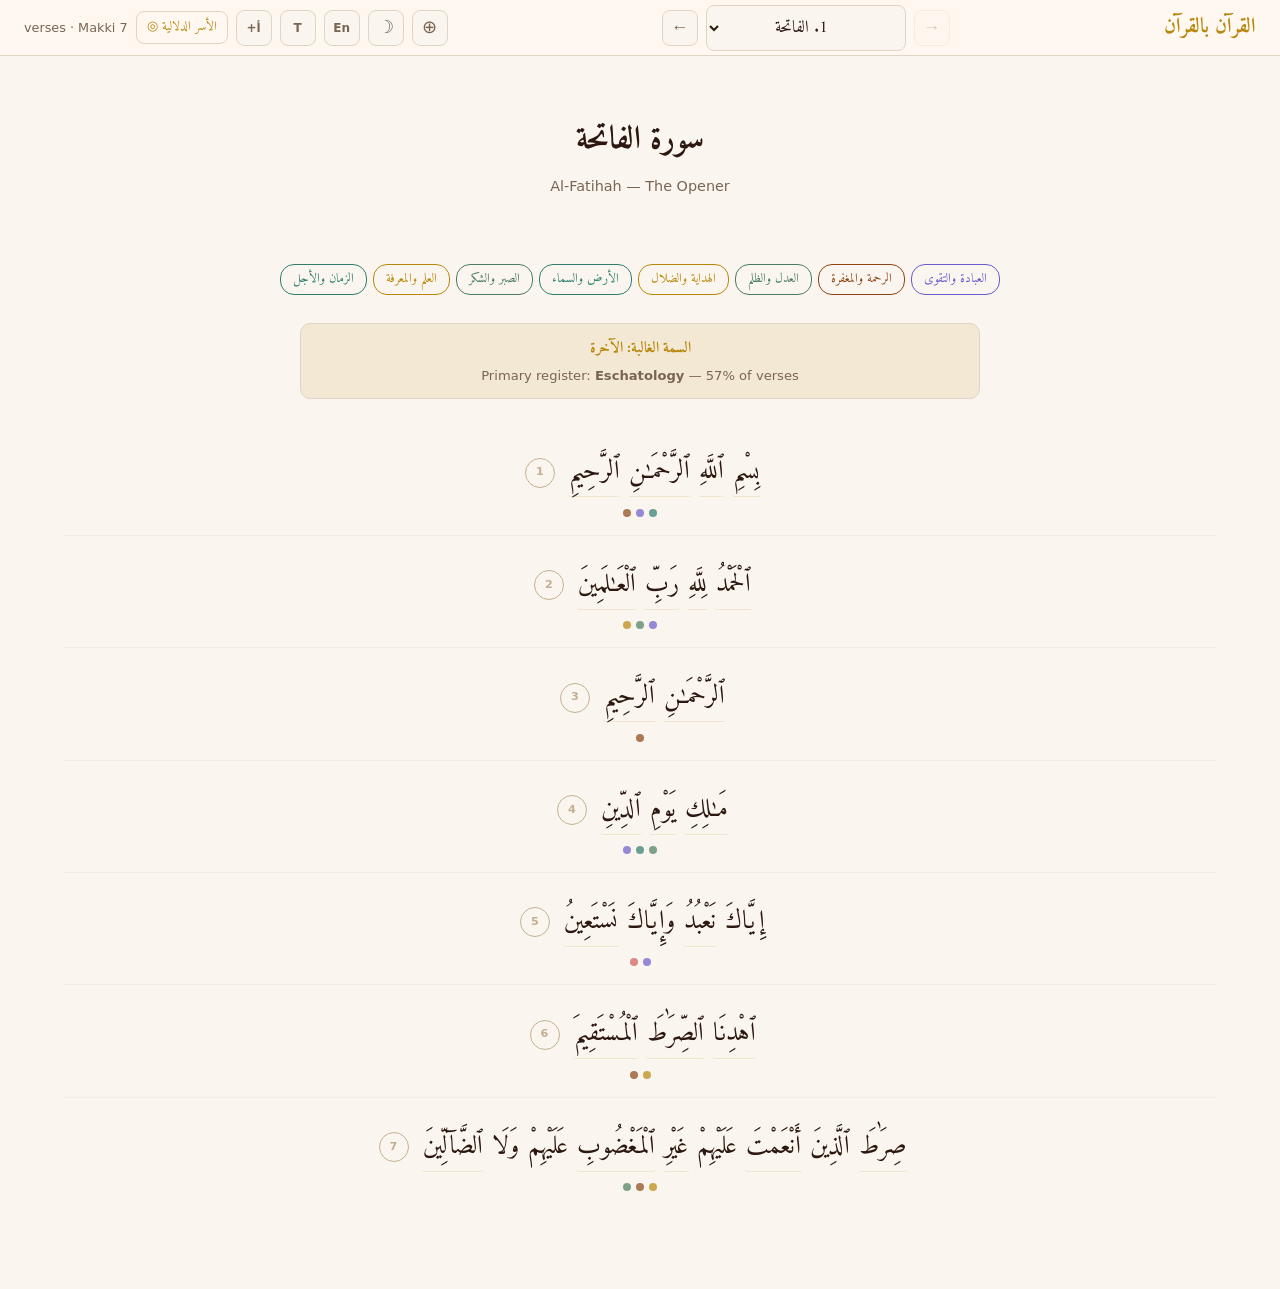
<file: app/index.html>
<!DOCTYPE html>
<html lang="ar" dir="rtl">
<head>
    <meta charset="UTF-8">
    <meta name="viewport" content="width=device-width, initial-scale=1.0">
    <title>القرآن بالقرآن — Quran bil-Quran</title>
    <link rel="manifest" href="manifest.json">
    <link rel="icon" href="icon.svg" type="image/svg+xml">
    <link rel="apple-touch-icon" href="icon-192.png">
    <meta name="theme-color" content="#b8860b">
    <link rel="preconnect" href="https://fonts.googleapis.com">
    <link rel="preconnect" href="https://fonts.gstatic.com" crossorigin>
    <link href="https://fonts.googleapis.com/css2?family=Amiri:ital,wght@0,400;0,700;1,400&display=swap" rel="stylesheet">
    <link rel="stylesheet" href="css/style.css?v=14">
    <script>if(localStorage.getItem('qbq-dark-mode')==='true')document.documentElement.classList.add('dark-mode')</script>
</head>
<body>
    <header id="header">
        <div class="header-right">
            <h1 class="logo">القرآن بالقرآن</h1>
        </div>
        <div class="header-center">
            <button id="prev-surah" class="nav-btn" title="السورة السابقة">→</button>
            <select id="surah-select"></select>
            <button id="next-surah" class="nav-btn" title="السورة التالية">←</button>
        </div>
        <div class="header-left">
            <div id="root-search-wrap" class="root-search-wrap">
                <button id="root-search-btn" class="root-search-btn" title="ابحث عن جذر — Search root">⊕</button>
                <button id="search-mode-btn" class="search-mode-btn" style="display:none" title="Toggle: Roots / Furuq">جذر</button>
                <input id="root-search-input" class="root-search-input" type="search" placeholder="جذر، معنى، buckwalter..." autocomplete="off" dir="rtl" style="display:none">
                <ul id="root-search-results" class="root-search-results" style="display:none"></ul>
            </div>
            <button id="theme-toggle" class="theme-toggle-btn" title="Toggle dark mode">☽</button>
            <button id="translation-toggle" class="trans-toggle-btn" title="Toggle English translation">En</button>
            <button id="translit-toggle" class="trans-toggle-btn" title="Toggle transliteration">T</button>
            <button id="text-scale-btn" class="trans-toggle-btn" title="Increase text size">أ+</button>
            <a href="themes.html" class="themes-link" title="Thematic Connections">الأسر الدلالية ◎</a>
            <span id="surah-info" class="surah-meta"></span>
        </div>
    </header>

    <main id="main">
        <section id="reader">
            <div id="surah-header" class="surah-title-block">
                <h2 id="surah-name-ar"></h2>
                <p id="surah-name-en"></p>
            </div>
            <div id="surah-themes" class="surah-theme-bar" style="display:none"></div>
            <div id="surah-insight" class="surah-insight" style="display:none"></div>
            <div id="verses"></div>
        </section>

        <aside id="root-panel" class="panel-hidden">
            <div class="drawer-handle"></div>
            <div class="panel-header">
                <h3 id="panel-title">الجذر</h3>
                <button id="close-panel" class="close-btn">&times;</button>
            </div>
            <div class="panel-body">
                <div id="root-display" class="root-arabic"></div>
                <div id="root-buckwalter" class="root-translit"></div>
                <div id="root-gloss" class="root-gloss"></div>
                <div id="root-meaning" class="root-meaning"></div>
                <div id="root-frequency" class="root-freq"></div>
                <div id="root-revelation" class="root-revelation"></div>

                <div id="mufradat-section" class="panel-section collapsed" style="display:none">
                    <h4 class="section-toggle">
                        <span class="chevron">▸</span>
                        <span class="section-title">المفردات — Mufradat al-Quran</span>
                        <span class="section-desc">Classical root definitions by al-Raghib al-Isfahani</span>
                    </h4>
                    <div class="section-body">
                        <div id="mufradat-root" class="mufradat-root"></div>
                        <div id="mufradat-text" class="mufradat-text"></div>
                        <div id="mufradat-verses" class="mufradat-verses"></div>
                    </div>
                </div>

                <div id="furuq-section" class="panel-section collapsed" style="display:none">
                    <h4 class="section-toggle">
                        <span class="chevron">▸</span>
                        <span class="section-title">الفروق اللغوية — Linguistic Distinctions</span>
                        <span class="section-desc">How near-synonyms differ in meaning and usage</span>
                    </h4>
                    <div class="section-body">
                        <div id="furuq-list"></div>
                    </div>
                </div>

                <div id="root-family-section" class="panel-section collapsed" style="display:none">
                    <h4 class="section-toggle">
                        <span class="chevron">▸</span>
                        <span class="section-title">الأسرة الدلالية — Semantic Family</span>
                        <span class="section-desc">Roots that share a thematic field</span>
                    </h4>
                    <div class="section-body">
                        <div id="root-family-info"></div>
                    </div>
                </div>

                <div id="cooccur-section" class="panel-section collapsed" style="display:none">
                    <h4 class="section-toggle">
                        <span class="chevron">▸</span>
                        <span class="section-title">الجذور المصاحبة — Co-occurring Roots</span>
                        <span class="section-desc">Roots that frequently appear alongside this one</span>
                    </h4>
                    <div class="section-body">
                        <div id="cooccur-list" class="cooccur-list"></div>
                    </div>
                </div>

                <div class="panel-section" id="connected-section">
                    <h4 class="section-toggle" id="connected-header">
                        <span class="chevron">▾</span>
                        <span class="section-title">الآيات المتصلة — Connected Verses</span>
                        <span class="section-desc">Every verse containing this root</span>
                    </h4>
                    <div class="section-body">
                        <div id="connected-verses"></div>
                        <button id="show-more-btn" style="display:none" class="show-more">عرض المزيد</button>
                    </div>
                </div>
            </div>
        </aside>
        <div id="panel-backdrop" class="panel-backdrop"></div>
    </main>

    <div id="loading-overlay">
        <div class="loader">
            <div class="loader-text">جارٍ التحميل...</div>
        </div>
    </div>

    <script src="js/app.js?v=14"></script>
    <script>if('serviceWorker' in navigator) navigator.serviceWorker.register('sw.js');</script>
</body>
</html>
</file>
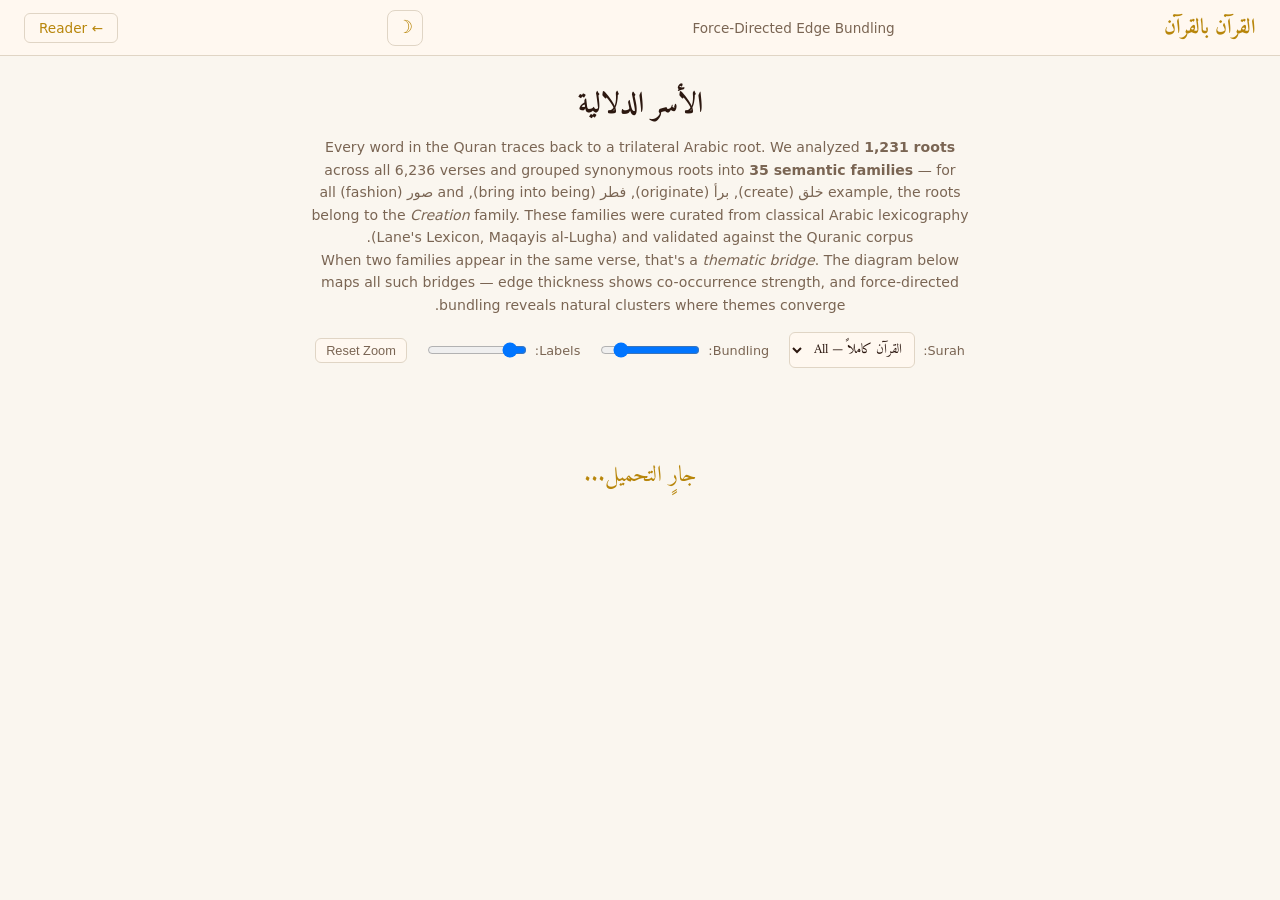
<file: app/themes.html>
<!DOCTYPE html>
<html lang="ar" dir="rtl">
<head>
<meta charset="UTF-8">
<meta name="viewport" content="width=device-width, initial-scale=1.0">
<title>الأسر الدلالية — Thematic Map</title>
<link rel="manifest" href="manifest.json">
<link rel="icon" href="icon.svg" type="image/svg+xml">
<link rel="apple-touch-icon" href="icon-192.png">
<meta name="theme-color" content="#b8860b">
<link href="https://fonts.googleapis.com/css2?family=Amiri:wght@400;700&display=swap" rel="stylesheet">
<script>if(localStorage.getItem('qbq-dark-mode')==='true')document.documentElement.classList.add('dark-mode')</script>
<script src="https://d3js.org/d3.v7.min.js"></script>
<style>
:root {
    --bg: #faf6ef;
    --surface: #fff8f0;
    --text: #2c1810;
    --text-muted: #7a6553;
    --gold: #b8860b;
    --gold-light: rgba(184, 134, 11, 0.12);
    --border: #e0d5c5;
    --panel-bg: #f7f1e8;
    --font-ar: 'Amiri', serif;
    --font-en: -apple-system, BlinkMacSystemFont, 'Segoe UI', system-ui, sans-serif;
}

.dark-mode {
    --bg: #1a1612; --surface: #2a2420; --text: #e8dfd5;
    --text-muted: #a09080; --gold: #d4a020;
    --gold-light: rgba(212,160,32,0.15); --border: #3a3028;
    --panel-bg: #221c16;
}
.dark-mode header { background: rgba(42,36,32,0.92); }
.dark-mode .link-active { stroke: #d4a020 !important; }

.theme-toggle-btn {
    width: 36px; height: 36px; border: 1px solid var(--border);
    border-radius: 8px; background: transparent; color: var(--gold);
    font-size: 1.1rem; cursor: pointer; transition: background 0.15s;
    display: flex; align-items: center; justify-content: center;
}
.theme-toggle-btn:hover { background: var(--gold-light); }

*, *::before, *::after { box-sizing: border-box; margin: 0; padding: 0; }

body {
    font-family: var(--font-ar);
    background: var(--bg);
    color: var(--text);
    min-height: 100vh;
    overflow-x: hidden;
}

header {
    position: sticky; top: 0; z-index: 100;
    display: flex; align-items: center; justify-content: space-between;
    height: 56px; padding: 0 24px;
    background: var(--surface); border-bottom: 1px solid var(--border);
    backdrop-filter: blur(8px);
}
.logo { font-size: 1.3rem; font-weight: 700; color: var(--gold); text-decoration: none; }
.header-title { font-family: var(--font-en); font-size: 0.85rem; color: var(--text-muted); }
.back-link {
    font-family: var(--font-en); font-size: 0.85rem; color: var(--gold);
    text-decoration: none; border: 1px solid var(--border);
    padding: 6px 14px; border-radius: 6px; transition: background 0.15s;
}
.back-link:hover { background: var(--panel-bg); }

.page-intro {
    text-align: center; padding: 24px 20px 0;
    max-width: 700px; margin: 0 auto;
}
.page-intro h1 { font-size: 1.8rem; color: var(--text); margin-bottom: 6px; }
.page-intro p {
    font-family: var(--font-en); font-size: 0.88rem;
    color: var(--text-muted); line-height: 1.6;
}

/* ── Controls ─────────────────────────────────── */
.controls {
    display: flex; align-items: center; justify-content: center;
    gap: 20px; padding: 16px 20px 4px;
    max-width: 800px; margin: 0 auto; flex-wrap: wrap;
}
.control-group {
    display: flex; align-items: center; gap: 8px;
    font-family: var(--font-en); font-size: 0.8rem; color: var(--text-muted);
}
.control-group select {
    font-family: var(--font-ar); font-size: 0.85rem;
    padding: 4px 8px; border: 1px solid var(--border);
    border-radius: 6px; background: var(--surface);
    color: var(--text); cursor: pointer;
}
.control-group input[type=range] { width: 100px; cursor: pointer; }
#stats {
    text-align: center; font-family: var(--font-en);
    font-size: 0.78rem; color: var(--text-muted); padding: 4px 0 0;
}

/* ── Thematic Summary ─────────────────────────── */
#thematic-summary {
    max-width: 700px; margin: 8px auto 0; padding: 10px 20px;
    font-family: var(--font-en); font-size: 0.82rem; line-height: 1.65;
    color: var(--text-muted); text-align: center;
}
#thematic-summary:empty { display: none; }
#thematic-summary .summary-topic {
    font-family: var(--font-ar); font-size: 0.95rem; color: var(--gold);
    font-weight: 700; display: block; margin-bottom: 2px;
}
#thematic-summary .summary-body { direction: ltr; }
#thematic-summary .summary-pair {
    display: inline-block; padding: 2px 8px; margin: 2px 3px;
    border-radius: 10px; font-size: 0.75rem;
    border: 1px solid var(--border); background: var(--surface);
}

/* ── Chart ────────────────────────────────────── */
#chart { display: flex; justify-content: center; padding: 10px; }
#chart svg { max-width: 100%; height: auto; touch-action: none; }
.link { fill: none; pointer-events: none; }
.link-active { stroke: #b8860b !important; stroke-opacity: 0.8 !important; }
.link-dimmed { stroke-opacity: 0.008 !important; }
.node-label {
    font-family: 'Amiri', serif; font-size: 12px;
    cursor: pointer; transition: opacity 0.15s;
}
.node-label:hover { font-weight: 700; }
.node-dot { transition: opacity 0.15s; cursor: pointer; }

/* ── Legend ────────────────────────────────────── */
#legend {
    max-width: 800px; margin: 0 auto;
    padding: 8px 24px 24px;
    display: flex; flex-wrap: wrap; gap: 6px; justify-content: center;
}
.legend-chip {
    font-size: 0.8rem; padding: 3px 10px; border-radius: 12px;
    border: 1px solid var(--border); background: var(--surface);
    cursor: pointer; transition: all 0.15s; white-space: nowrap;
}
.legend-chip:hover { border-color: var(--gold); background: var(--gold-light); }
.legend-chip .dot {
    display: inline-block; width: 8px; height: 8px;
    border-radius: 50%; margin-left: 5px; vertical-align: middle;
}

/* ── Tooltip ──────────────────────────────────── */
#tooltip {
    position: fixed; pointer-events: none;
    background: var(--surface); border: 1px solid var(--border);
    border-radius: 8px; padding: 12px 16px;
    box-shadow: 0 4px 20px rgba(0,0,0,0.12);
    font-size: 0.85rem; z-index: 200;
    opacity: 0; transition: opacity 0.15s;
    direction: rtl; max-width: 300px;
}
#tooltip.visible { opacity: 1; }
.tip-title { font-size: 1.1rem; font-weight: 700; color: var(--gold); margin-bottom: 4px; }
.tip-meaning {
    font-family: var(--font-en); font-size: 0.8rem;
    color: var(--text-muted); margin-bottom: 4px; direction: ltr; text-align: left;
}
.tip-stat { font-family: var(--font-en); font-size: 0.75rem; color: var(--text); }
.tip-roots { font-size: 0.85rem; color: var(--text); margin-top: 4px; word-spacing: 4px; }

/* ── Loading ──────────────────────────────────── */
#loading {
    text-align: center; padding: 80px 20px;
    font-size: 1.4rem; color: var(--gold);
    animation: pulse 1.5s ease-in-out infinite;
}
@keyframes pulse { 0%, 100% { opacity: 0.4; } 50% { opacity: 1; } }

/* ── Detail Panel ─────────────────────────────── */
#detail-panel {
    position: fixed; top: 56px; right: 0;
    width: 420px; height: calc(100vh - 56px);
    background: var(--surface); border-left: 1px solid var(--border);
    transform: translateX(100%); transition: transform 0.3s ease;
    overflow-y: auto; z-index: 90; direction: rtl;
}
#detail-panel.open { transform: translateX(0); }
.detail-header {
    display: flex; align-items: center; justify-content: space-between;
    padding: 14px 18px; border-bottom: 1px solid var(--border);
    position: sticky; top: 0; background: var(--surface); z-index: 1;
}
.detail-header h3 { font-size: 1rem; color: var(--text-muted); }
.detail-close {
    width: 32px; height: 32px; border: none; background: none;
    font-size: 1.5rem; color: var(--text-muted); cursor: pointer;
    border-radius: 6px; display: flex; align-items: center; justify-content: center;
}
.detail-close:hover { background: var(--panel-bg); }
.detail-body { padding: 18px; }
.detail-fam-badge {
    display: inline-block; padding: 6px 14px; border-radius: 16px;
    font-size: 1rem; font-weight: 700; color: #fff;
    text-shadow: 0 1px 3px rgba(0,0,0,0.4); margin: 2px;
}
.detail-meaning {
    font-family: var(--font-en); font-size: 0.8rem; color: var(--text-muted);
    text-align: center; margin: 8px 0 12px; direction: ltr;
}
.detail-roots {
    display: flex; flex-wrap: wrap; gap: 6px;
    justify-content: center; margin-bottom: 12px;
}
.detail-root-chip {
    padding: 3px 10px; background: var(--panel-bg); border: 1px solid var(--border);
    border-radius: 14px; font-size: 0.9rem; cursor: pointer; transition: all 0.15s;
}
.detail-root-chip:hover { border-color: var(--gold); background: var(--gold-light); }
.detail-section-title {
    font-family: var(--font-en); font-size: 0.75rem; font-weight: 600;
    color: var(--gold); text-transform: uppercase; letter-spacing: 0.5px;
    margin: 16px 0 8px; padding-top: 12px; border-top: 1px solid var(--border);
    direction: ltr; text-align: left;
}
.detail-count {
    font-family: var(--font-en); font-size: 0.8rem;
    color: var(--text-muted); text-align: center; margin-bottom: 12px;
}
.detail-verse {
    display: block; text-decoration: none; color: inherit;
    padding: 8px 10px; margin-bottom: 4px;
    background: var(--panel-bg); border-radius: 6px;
    cursor: pointer; transition: background 0.15s;
}
.detail-verse:hover { background: var(--gold-light); }
.detail-verse-key {
    font-family: var(--font-en); font-size: 0.7rem; color: var(--gold);
    font-weight: 600; margin-bottom: 2px; direction: ltr; display: inline-block;
}
.detail-verse-text {
    font-size: 1rem; line-height: 1.7;
    display: -webkit-box; -webkit-line-clamp: 2;
    -webkit-box-orient: vertical; overflow: hidden;
}
.detail-connection {
    padding: 8px 10px; margin-bottom: 4px;
    background: var(--panel-bg); border-radius: 6px;
    cursor: pointer; transition: background 0.15s;
}
.detail-connection:hover { background: var(--gold-light); }
.detail-connection-name { font-size: 0.95rem; font-weight: 700; }
.detail-connection-count {
    font-family: var(--font-en); font-size: 0.7rem; color: var(--text-muted);
    direction: ltr; display: inline-block; margin-left: 6px;
}

@media (max-width: 600px) {
    .page-intro h1 { font-size: 1.4rem; }
    .page-intro p { font-size: 0.8rem; }
    #chart { padding: 5px; }
    #detail-panel { width: 100vw; }
    .controls { gap: 10px; padding: 10px 10px 4px; }
}
</style>
</head>
<body>

<header>
    <a href="index.html" class="logo">القرآن بالقرآن</a>
    <span class="header-title">Force-Directed Edge Bundling</span>
    <button id="theme-toggle" class="theme-toggle-btn" title="Toggle dark mode">☽</button>
    <a id="back-link" href="index.html" class="back-link">← Reader</a>
</header>

<div class="page-intro">
    <h1>الأسر الدلالية</h1>
    <p>Every word in the Quran traces back to a trilateral Arabic root. We analyzed <strong>1,231 roots</strong>
       across all 6,236 verses and grouped synonymous roots into <strong>35 semantic families</strong> —
       for example, the roots خلق (create), برأ (originate), فطر (bring into being), and صور (fashion)
       all belong to the <em>Creation</em> family. These families were curated from classical Arabic lexicography
       (Lane's Lexicon, Maqayis al-Lugha) and validated against the Quranic corpus.</p>
    <p>When two families appear in the same verse, that's a <em>thematic bridge</em>.
       The diagram below maps all such bridges — edge thickness shows co-occurrence strength,
       and force-directed bundling reveals natural clusters where themes converge.</p>
</div>

<div class="controls">
    <div class="control-group">
        <label for="surah-filter">Surah:</label>
        <select id="surah-filter">
            <option value="all">القرآن كاملاً — All</option>
        </select>
    </div>
    <div class="control-group">
        <label for="bundling">Bundling:</label>
        <input type="range" id="bundling" min="0" max="100" value="85">
    </div>
    <div class="control-group">
        <label for="label-size">Labels:</label>
        <input type="range" id="label-size" min="10" max="28" value="12">
    </div>
    <div class="control-group">
        <button id="reset-zoom" style="
            border: 1px solid var(--border); border-radius: 6px;
            background: var(--surface); color: var(--text-muted);
            padding: 4px 10px; font-size: 0.8rem; cursor: pointer;
        ">Reset Zoom</button>
    </div>
</div>
<div id="stats"></div>
<div id="thematic-summary"></div>

<div id="loading">جارٍ التحميل...</div>
<div id="chart"></div>
<div id="legend"></div>
<div id="tooltip"></div>

<div id="detail-panel">
    <div class="detail-header">
        <h3 id="detail-title">التفاصيل</h3>
        <button class="detail-close" id="detail-close">&times;</button>
    </div>
    <div class="detail-body" id="detail-body"></div>
</div>

<script>
(async function() {
    // ── Load Data ────────────────────────────────────
    const [families, rootsIndex, versesText, surahList] = await Promise.all([
        fetch('data/families.json').then(r => r.json()),
        fetch('data/roots_index.json').then(r => r.json()),
        fetch('data/verses_text.json').then(r => r.json()),
        fetch('data/surah_list.json').then(r => r.json()),
    ]);

    // ── Family Setup ────────────────────────────────
    const familyIds = Object.keys(families);
    const n = familyIds.length;
    const famIdx = {};
    familyIds.forEach((id, i) => famIdx[id] = i);

    // ── Visual Groups (for node coloring only, NOT bundling) ──
    const groups = [
        { name: 'الإلهيات', label: 'Theology', ids: ['creation','knowledge','guidance','revelation','prophets_messengers','covenant_promise'] },
        { name: 'الأخلاق', label: 'Ethics', ids: ['truth_falsehood','justice','patience_gratitude','pride_humility','repentance_return','purity'] },
        { name: 'الآخرة', label: 'Eschatology', ids: ['life_death','paradise','hellfire','punishment','mercy','fear_hope'] },
        { name: 'الطبيعة', label: 'Nature', ids: ['earth_sky','water','plants_agriculture','animals','light_darkness','time'] },
        { name: 'الإنسان', label: 'Human', ids: ['worship','speech_communication','heart_soul','family_kinship','body','movement_journey'] },
        { name: 'المجتمع', label: 'Society', ids: ['fighting','wealth','deception_hypocrisy','provision','seeing_hearing'] },
    ];
    const isDark = document.documentElement.classList.contains('dark-mode');
    const groupColors = isDark
        ? ['#d4a020','#6aaa80','#c07030','#45b8a0','#8a7ae8','#e07070']
        : ['#b8860b','#4a7c5e','#8b4513','#2e7d6e','#6a5acd','#cd5c5c'];

    // Dark mode toggle
    const themeBtn = document.getElementById('theme-toggle');
    themeBtn.textContent = isDark ? '☀' : '☽';
    themeBtn.addEventListener('click', () => {
        const nowDark = !document.documentElement.classList.contains('dark-mode');
        document.documentElement.classList.toggle('dark-mode', nowDark);
        localStorage.setItem('qbq-dark-mode', nowDark);
        location.reload(); // re-render chart with correct palette
    });

    // Filter to existing families only
    groups.forEach(g => { g.ids = g.ids.filter(id => families[id]); });

    // Ordered family list: arrange by group for circular layout
    const orderedIds = [];
    groups.forEach(g => g.ids.forEach(id => orderedIds.push(id)));
    // Add any families not in a group
    familyIds.forEach(id => { if (!orderedIds.includes(id)) orderedIds.push(id); });

    // Family → group index
    const famGroup = {};
    groups.forEach((g, gi) => g.ids.forEach(id => { famGroup[id] = gi; }));

    // ── Verse → Families Map ────────────────────────
    const verseFams = {};
    for (const [root, data] of Object.entries(rootsIndex)) {
        if (!data.fam || !data.fam.length) continue;
        const fams = Array.isArray(data.fam) ? data.fam : [data.fam];
        for (const vk of data.v) {
            if (!verseFams[vk]) verseFams[vk] = new Set();
            for (const f of fams) {
                if (families[f]) verseFams[vk].add(f);
            }
        }
    }

    // ── Co-occurrence Builder ────────────────────────
    function buildCooccurrence(surahNum) {
        const matrix = Array.from({length: n}, () => new Array(n).fill(0));
        const activeFams = new Set();
        const prefix = surahNum ? `${surahNum}:` : null;

        for (const [vk, fams] of Object.entries(verseFams)) {
            if (prefix && !vk.startsWith(prefix)) continue;
            const list = [...fams];
            for (const f of list) activeFams.add(f);
            for (let i = 0; i < list.length; i++) {
                for (let j = i + 1; j < list.length; j++) {
                    const a = famIdx[list[i]], b = famIdx[list[j]];
                    if (a !== undefined && b !== undefined) {
                        matrix[a][b]++;
                        matrix[b][a]++;
                    }
                }
            }
        }
        return { matrix, activeFams };
    }

    // ── Family Verse Map (for detail panel) ─────────
    function buildFamVerseMap(surahNum) {
        const map = {};
        familyIds.forEach(id => map[id] = new Set());
        const prefix = surahNum ? `${surahNum}:` : null;
        for (const [root, data] of Object.entries(rootsIndex)) {
            if (!data.fam) continue;
            const fams = Array.isArray(data.fam) ? data.fam : [data.fam];
            for (const f of fams) {
                if (!map[f]) continue;
                for (const vk of data.v) {
                    if (!prefix || vk.startsWith(prefix)) map[f].add(vk);
                }
            }
        }
        return map;
    }

    function getSharedVerses(famA, famB, fvMap) {
        const shared = [];
        for (const vk of fvMap[famA]) {
            if (fvMap[famB].has(vk)) shared.push(vk);
        }
        shared.sort((a, b) => {
            const [sa, aa] = a.split(':').map(Number);
            const [sb, ab] = b.split(':').map(Number);
            return sa - sb || aa - ab;
        });
        return shared;
    }

    // ══════════════════════════════════════════════════
    //  FORCE-DIRECTED EDGE BUNDLING (Holten & Wijk 2009)
    // ══════════════════════════════════════════════════

    // ── Circular Node Layout ────────────────────────
    const width = Math.min(960, window.innerWidth - 20);
    const height = width;
    const cx = width / 2, cy = height / 2;
    const radius = width / 2 - 130;

    // Place nodes around circle in group order
    const nodePositions = {};
    orderedIds.forEach((id, i) => {
        const angle = (2 * Math.PI * i) / orderedIds.length - Math.PI / 2;
        nodePositions[id] = {
            x: cx + radius * Math.cos(angle),
            y: cy + radius * Math.sin(angle),
            angle: angle,
            id: id,
        };
    });

    // ── Edge Compatibility (Holten & Wijk 2009) ─────
    function vecSub(a, b) { return { x: a.x - b.x, y: a.y - b.y }; }
    function vecLen(v) { return Math.sqrt(v.x * v.x + v.y * v.y); }
    function vecDot(a, b) { return a.x * b.x + a.y * b.y; }

    function edgeMidpoint(p0, p1) {
        return { x: (p0.x + p1.x) / 2, y: (p0.y + p1.y) / 2 };
    }

    function angleCompatibility(P, Q) {
        const dP = vecSub(P[P.length-1], P[0]);
        const dQ = vecSub(Q[Q.length-1], Q[0]);
        const lenP = vecLen(dP), lenQ = vecLen(dQ);
        if (lenP < 1e-6 || lenQ < 1e-6) return 0;
        return Math.abs(vecDot(dP, dQ) / (lenP * lenQ));
    }

    function scaleCompatibility(P, Q) {
        const lP = vecLen(vecSub(P[P.length-1], P[0]));
        const lQ = vecLen(vecSub(Q[Q.length-1], Q[0]));
        const avg = (lP + lQ) / 2;
        if (avg < 1e-6) return 0;
        return 2 / (avg / Math.min(lP, lQ) + Math.max(lP, lQ) / avg);
    }

    function positionCompatibility(P, Q) {
        const lAvg = (vecLen(vecSub(P[P.length-1], P[0])) + vecLen(vecSub(Q[Q.length-1], Q[0]))) / 2;
        if (lAvg < 1e-6) return 0;
        const midP = edgeMidpoint(P[0], P[P.length-1]);
        const midQ = edgeMidpoint(Q[0], Q[Q.length-1]);
        return lAvg / (lAvg + vecLen(vecSub(midP, midQ)));
    }

    function edgeCompatibility(P, Q) {
        return angleCompatibility(P, Q) * scaleCompatibility(P, Q) * positionCompatibility(P, Q);
    }

    // ── FDEB Subdivision ────────────────────────────
    function subdivideEdge(pts) {
        const newPts = [pts[0]];
        for (let i = 0; i < pts.length - 1; i++) {
            const a = pts[i], b = pts[i + 1];
            newPts.push({ x: (2*a.x + b.x) / 3, y: (2*a.y + b.y) / 3 });
            newPts.push({ x: (a.x + 2*b.x) / 3, y: (a.y + 2*b.y) / 3 });
        }
        newPts.push(pts[pts.length - 1]);
        return newPts;
    }

    function initEdgePoints(src, tgt) {
        // Start with just endpoints + 1 subdivision point
        return [
            { x: src.x, y: src.y },
            { x: (src.x + tgt.x) / 2, y: (src.y + tgt.y) / 2 },
            { x: tgt.x, y: tgt.y },
        ];
    }

    // ── FDEB Simulation ─────────────────────────────
    function runFDEB(edges) {
        if (edges.length === 0) return edges;

        // Initialize edge subdivision points
        edges.forEach(e => {
            const src = nodePositions[e.source];
            const tgt = nodePositions[e.target];
            e.points = initEdgePoints(src, tgt);
        });

        // Pre-compute compatibility between all edge pairs
        const compat = [];
        for (let i = 0; i < edges.length; i++) {
            compat[i] = [];
            for (let j = 0; j < edges.length; j++) {
                if (i === j) { compat[i][j] = 0; continue; }
                if (j < i) { compat[i][j] = compat[j][i]; continue; }
                const c = edgeCompatibility(edges[i].points, edges[j].points);
                compat[i][j] = c;
            }
        }

        // Simulation parameters (Holten & Wijk 2009)
        const K = 0.1;                  // spring constant
        let S = 0.1;                    // step size (paper default)
        const S_decay = 0.5;
        let I = 60;                     // iterations per cycle
        const I_decay = 2 / 3;
        const compatThreshold = 0.6;
        const numCycles = 6;

        for (let cycle = 0; cycle < numCycles; cycle++) {
            // Subdivide edges (except first cycle — already have 3 points)
            if (cycle > 0) {
                edges.forEach(e => { e.points = subdivideEdge(e.points); });
            }

            const numIter = Math.round(I);

            for (let iter = 0; iter < numIter; iter++) {
                // For each edge, compute forces on interior points
                edges.forEach((e, ei) => {
                    const pts = e.points;
                    const numPts = pts.length;
                    if (numPts <= 2) return;

                    // Compute forces for interior points (skip endpoints)
                    const forces = new Array(numPts);
                    for (let p = 0; p < numPts; p++) forces[p] = { x: 0, y: 0 };

                    for (let p = 1; p < numPts - 1; p++) {
                        // Spring force: pulls toward neighbors
                        const kp = K / (vecLen(vecSub(pts[numPts-1], pts[0])) || 1);
                        forces[p].x += kp * (pts[p-1].x + pts[p+1].x - 2 * pts[p].x);
                        forces[p].y += kp * (pts[p-1].y + pts[p+1].y - 2 * pts[p].y);

                        // Electrostatic force: attraction from compatible edges
                        for (let ej = 0; ej < edges.length; ej++) {
                            if (ej === ei) continue;
                            if (compat[ei][ej] < compatThreshold) continue;

                            const qPts = edges[ej].points;
                            // Map point index to corresponding point on other edge
                            const qIdx = Math.round((p / (numPts - 1)) * (qPts.length - 1));
                            const q = qPts[Math.min(qIdx, qPts.length - 1)];

                            const dx = q.x - pts[p].x;
                            const dy = q.y - pts[p].y;
                            const dist = Math.sqrt(dx * dx + dy * dy);
                            if (dist < 1e-4) continue;

                            // Force proportional to compatibility, inversely to distance
                            const strength = compat[ei][ej] / dist;
                            forces[p].x += strength * dx;
                            forces[p].y += strength * dy;
                        }
                    }

                    // Apply forces with step size (no normalization — paper Eq. 1)
                    for (let p = 1; p < numPts - 1; p++) {
                        pts[p].x += S * forces[p].x;
                        pts[p].y += S * forces[p].y;
                    }
                });
            }

            // Decay step size and iterations
            S *= S_decay;
            I *= I_decay;
        }

        return edges;
    }

    // ── Store straight & bundled positions ───────────
    function storeStraightPositions(edges) {
        edges.forEach(e => {
            const src = nodePositions[e.source];
            const tgt = nodePositions[e.target];
            const numPts = e.points.length;
            e.straight = [];
            for (let i = 0; i < numPts; i++) {
                const t = i / (numPts - 1);
                e.straight.push({
                    x: src.x + t * (tgt.x - src.x),
                    y: src.y + t * (tgt.y - src.y),
                });
            }
            // Deep copy bundled positions
            e.bundled = e.points.map(p => ({ x: p.x, y: p.y }));
        });
    }

    // ── Interpolate for slider ──────────────────────
    function interpolateEdges(edges, t) {
        edges.forEach(e => {
            for (let i = 0; i < e.points.length; i++) {
                e.points[i].x = e.straight[i].x + t * (e.bundled[i].x - e.straight[i].x);
                e.points[i].y = e.straight[i].y + t * (e.bundled[i].y - e.straight[i].y);
            }
        });
    }

    // ── D3 line generator for FDEB edges ────────────
    const lineGen = d3.line().x(d => d.x).y(d => d.y).curve(d3.curveBasis);

    // ── SVG Setup ───────────────────────────────────
    document.getElementById('loading').style.display = 'none';

    const svg = d3.select('#chart')
        .append('svg')
        .attr('viewBox', `0 0 ${width} ${height}`)
        .attr('width', width)
        .attr('height', height);

    // ── Zoom container (wraps all visual layers) ────
    const zoomG = svg.append('g').attr('class', 'zoom-container');

    // ── Group Arcs ──────────────────────────────────
    const arcGroup = zoomG.append('g');
    const arcPaths = [];

    function drawGroupArcs() {
        arcGroup.selectAll('path').remove();
        arcPaths.length = 0;

        groups.forEach((g, gi) => {
            const indices = g.ids.map(id => orderedIds.indexOf(id)).filter(i => i >= 0).sort((a,b) => a-b);
            if (indices.length < 2) { arcPaths.push(null); return; }

            const pad = 0.025;
            const startAngle = (2 * Math.PI * indices[0]) / orderedIds.length - Math.PI / 2 - pad;
            const endAngle = (2 * Math.PI * indices[indices.length-1]) / orderedIds.length - Math.PI / 2 + pad;

            const arcGen = d3.arc()
                .innerRadius(radius - 5)
                .outerRadius(radius - 1)
                .startAngle(startAngle + Math.PI / 2)
                .endAngle(endAngle + Math.PI / 2);

            const path = arcGroup.append('path')
                .attr('d', arcGen())
                .attr('transform', `translate(${cx},${cy})`)
                .attr('fill', groupColors[gi])
                .attr('opacity', 0.35);
            arcPaths.push(path);
        });
    }
    drawGroupArcs();

    // ── Link Group ──────────────────────────────────
    const linkGroup = zoomG.append('g');

    // ── Node Group ──────────────────────────────────
    const nodeGroup = zoomG.append('g');
    const nodeGs = nodeGroup.selectAll('g')
        .data(orderedIds.map(id => ({ id, pos: nodePositions[id] })))
        .join('g')
        .attr('class', 'node-group')
        .attr('transform', d => `translate(${d.pos.x},${d.pos.y})`);

    nodeGs.append('circle')
        .attr('class', 'node-dot')
        .attr('r', 4)
        .attr('fill', d => groupColors[famGroup[d.id] ?? 0]);

    const labelOffset = 12;
    nodeGs.append('text')
        .attr('class', 'node-label')
        .attr('dy', '0.35em')
        .attr('x', d => {
            const a = d.pos.angle;
            return (a > Math.PI / 2 || a < -Math.PI / 2) ? -labelOffset : labelOffset;
        })
        .attr('text-anchor', d => {
            const a = d.pos.angle;
            return (a > Math.PI / 2 || a < -Math.PI / 2) ? 'end' : 'start';
        })
        .attr('transform', d => {
            const deg = d.pos.angle * 180 / Math.PI;
            const flip = (d.pos.angle > Math.PI / 2 || d.pos.angle < -Math.PI / 2);
            return `rotate(${flip ? deg + 180 : deg})`;
        })
        .attr('fill', d => groupColors[famGroup[d.id] ?? 0])
        .text(d => families[d.id].name_ar);

    // ── Pan / Zoom ──────────────────────────────────
    const zoom = d3.zoom()
        .scaleExtent([0.5, 5])
        .on('zoom', (event) => {
            zoomG.attr('transform', event.transform);
        });
    svg.call(zoom);
    svg.on('dblclick.zoom', null); // prevent double-tap zoom conflicting with node clicks

    document.getElementById('reset-zoom').addEventListener('click', () => {
        svg.transition().duration(300).call(zoom.transform, d3.zoomIdentity);
    });

    // ── State ───────────────────────────────────────
    let currentSurah = null;
    let currentEdges = [];
    let currentMatrix = null;
    let currentActiveFams = null;
    let currentFvMap = null;
    let currentT = 0.85; // bundling interpolation
    let opacityScale = d3.scaleLinear();
    let strokeScale = d3.scaleLinear();
    let focusedNode = null; // locked node filter from click

    // ── Edge Color (blend source + target group colors) ──
    function edgeColor(e) {
        const cSrc = groupColors[famGroup[e.source] ?? 0];
        const cTgt = groupColors[famGroup[e.target] ?? 0];
        if (cSrc === cTgt) return cSrc;
        // Blend the two colors
        const s = d3.color(cSrc), t = d3.color(cTgt);
        return d3.rgb(
            (s.r + t.r) / 2,
            (s.g + t.g) / 2,
            (s.b + t.b) / 2,
        ).formatHex();
    }

    // ── Render ──────────────────────────────────────
    function render(surahNum) {
        currentSurah = surahNum;
        const { matrix, activeFams } = buildCooccurrence(surahNum);
        currentMatrix = matrix;
        currentActiveFams = activeFams;
        currentFvMap = buildFamVerseMap(surahNum);

        // Build edge list
        const edges = [];
        for (let i = 0; i < n; i++) {
            for (let j = i + 1; j < n; j++) {
                if (matrix[i][j] > 0) {
                    edges.push({
                        source: familyIds[i],
                        target: familyIds[j],
                        value: matrix[i][j],
                    });
                }
            }
        }

        // Run FDEB simulation
        runFDEB(edges);
        storeStraightPositions(edges);
        interpolateEdges(edges, currentT);
        currentEdges = edges;

        const maxVal = d3.max(edges, d => d.value) || 1;
        strokeScale = d3.scaleLinear().domain([1, maxVal]).range([0.5, 3]);
        opacityScale = d3.scaleLinear().domain([1, maxVal]).range([0.06, 0.3]);

        // Draw edges
        linkGroup.selectAll('path').remove();
        linkGroup.selectAll('path')
            .data(edges)
            .join('path')
            .attr('class', 'link')
            .attr('d', d => lineGen(d.points))
            .attr('stroke', d => edgeColor(d))
            .attr('stroke-width', d => strokeScale(d.value))
            .attr('stroke-opacity', d => opacityScale(d.value));

        // Update node visibility
        nodeGs.attr('opacity', d => activeFams.has(d.id) ? 1 : 0.1);

        // Update group arcs
        arcPaths.forEach((path, gi) => {
            if (!path) return;
            const hasActive = groups[gi].ids.some(id => activeFams.has(id));
            path.attr('opacity', hasActive ? 0.35 : 0.05);
        });

        // Stats
        const statsEl = document.getElementById('stats');
        if (surahNum) {
            const info = surahList[surahNum - 1];
            statsEl.textContent = `${activeFams.size} themes · ${edges.length} connections in ${info.name_en}`;
        } else {
            statsEl.textContent = `${activeFams.size} themes · ${edges.length} connections`;
        }

        renderThematicSummary(surahNum, edges, activeFams);

        // Back link
        document.getElementById('back-link').href =
            surahNum ? `index.html#${surahNum}` : 'index.html';
    }

    // ── Thematic Summary ─────────────────────────────
    function renderThematicSummary(surahNum, edges, activeFams) {
        const el = document.getElementById('thematic-summary');
        if (!edges.length) { el.innerHTML = ''; return; }

        // Count verses per group
        const prefix = surahNum ? `${surahNum}:` : null;
        const groupVerses = groups.map(() => new Set());
        let totalVerses = 0;

        for (const [vk, fams] of Object.entries(verseFams)) {
            if (prefix && !vk.startsWith(prefix)) continue;
            totalVerses++;
            for (const f of fams) {
                const gi = groups.findIndex(g => g.ids.includes(f));
                if (gi >= 0) groupVerses[gi].add(vk);
            }
        }

        // Rank groups by verse coverage
        const groupRanks = groups.map((g, i) => ({
            name: g.name, label: g.label,
            count: groupVerses[i].size,
            pct: Math.round((groupVerses[i].size / (totalVerses || 1)) * 100),
            color: groupColors[i],
        })).sort((a, b) => b.count - a.count);

        // Top 5 strongest edges (most co-occurring family pairs)
        const topEdges = [...edges].sort((a, b) => b.value - a.value).slice(0, 5);

        // Compose topical text
        const top3 = groupRanks.slice(0, 3);
        const scope = surahNum ? surahList[surahNum - 1].name_en : 'the Quran';

        let bodyParts = [];
        bodyParts.push(`Across ${totalVerses} verses in ${scope}, the dominant thematic register is <strong>${top3[0].label}</strong> (${top3[0].pct}% of verses), followed by ${top3[1].label} (${top3[1].pct}%) and ${top3[2].label} (${top3[2].pct}%).`);

        // Describe the strongest connections
        if (topEdges.length) {
            const pairDescs = topEdges.map(e => {
                const fA = families[e.source], fB = families[e.target];
                return `<span class="summary-pair">${fA.name_ar} ↔ ${fB.name_ar} (${e.value})</span>`;
            });
            bodyParts.push(`Strongest thematic bridges: ${pairDescs.join(' ')}`);
        }

        el.innerHTML = `<span class="summary-topic">الملخص الموضوعي</span>
            <div class="summary-body">${bodyParts.join('<br>')}</div>`;
    }

    // ── Populate Controls ───────────────────────────
    const filter = document.getElementById('surah-filter');
    surahList.forEach(s => {
        const opt = document.createElement('option');
        opt.value = s.number;
        opt.textContent = `${s.number}. ${s.name_ar} — ${s.name_en}`;
        filter.appendChild(opt);
    });

    // Read URL param
    const initSurah = new URLSearchParams(window.location.search).get('surah');
    if (initSurah && +initSurah >= 1 && +initSurah <= 114) {
        filter.value = initSurah;
        render(+initSurah);
    } else {
        render(null);
    }

    filter.addEventListener('change', () => {
        const val = filter.value;
        render(val === 'all' ? null : +val);
        closeDetail();
    });

    // Bundling slider — interpolates between straight (0) and bundled (1)
    document.getElementById('bundling').addEventListener('input', (e) => {
        currentT = +e.target.value / 100;
        interpolateEdges(currentEdges, currentT);
        linkGroup.selectAll('path').attr('d', d => lineGen(d.points));
    });

    // Label size slider
    document.getElementById('label-size').addEventListener('input', (e) => {
        const size = +e.target.value;
        nodeGroup.selectAll('.node-label').style('font-size', size + 'px');
    });

    // ── Tooltip ─────────────────────────────────────
    const tooltip = document.getElementById('tooltip');
    function showTip(event, html) {
        tooltip.innerHTML = html;
        tooltip.classList.add('visible');
        positionTip(event);
    }
    function positionTip(event) {
        tooltip.style.left = Math.min(event.clientX + 12, window.innerWidth - 320) + 'px';
        tooltip.style.top = Math.min(event.clientY + 12, window.innerHeight - 150) + 'px';
    }
    function hideTip() { tooltip.classList.remove('visible'); }

    // ── Node Interactivity ──────────────────────────
    function restoreLinks() {
        linkGroup.selectAll('path')
            .classed('link-active', false)
            .classed('link-dimmed', false)
            .attr('stroke-opacity', d => opacityScale(d.value));
    }
    function restoreNodes() {
        nodeGs.attr('opacity', d =>
            (!currentActiveFams || currentActiveFams.has(d.id)) ? 1 : 0.1
        );
    }

    // Focus: lock graph to show only one node's connections
    function focusOnNode(id) {
        focusedNode = id;
        const connected = new Set([id]);
        currentEdges.forEach(l => {
            if (l.source === id) connected.add(l.target);
            if (l.target === id) connected.add(l.source);
        });
        linkGroup.selectAll('path').each(function(l) {
            const isConn = l.source === id || l.target === id;
            d3.select(this)
                .classed('link-active', isConn)
                .classed('link-dimmed', !isConn);
            if (isConn) d3.select(this).raise();
        });
        nodeGs.attr('opacity', nd => connected.has(nd.id) ? 1 : 0.08);
    }

    function clearFocus() {
        focusedNode = null;
        restoreLinks();
        restoreNodes();
    }

    nodeGs
        .on('mouseover', function(event, d) {
            if (focusedNode) return; // don't override locked focus
            const id = d.id;
            const fam = families[id];

            // Highlight connected
            const connected = new Set([id]);
            currentEdges.forEach(l => {
                if (l.source === id) connected.add(l.target);
                if (l.target === id) connected.add(l.source);
            });

            linkGroup.selectAll('path').each(function(l) {
                const isConn = l.source === id || l.target === id;
                d3.select(this)
                    .classed('link-active', isConn)
                    .classed('link-dimmed', !isConn);
                if (isConn) d3.select(this).raise();
            });

            nodeGs.attr('opacity', nd => connected.has(nd.id) ? 1 : 0.08);

            const vc = currentFvMap ? currentFvMap[id].size : 0;
            showTip(event, `
                <div class="tip-title">${fam.name_ar}</div>
                <div class="tip-meaning">${fam.meaning}</div>
                <div class="tip-stat">${fam.roots.length} roots · ${vc} verses</div>
                <div class="tip-roots">${fam.roots.join(' · ')}</div>
            `);
        })
        .on('mousemove', positionTip)
        .on('mouseout', function() {
            hideTip();
            if (focusedNode) {
                focusOnNode(focusedNode); // restore locked state
            } else {
                restoreLinks(); restoreNodes();
            }
        })
        .on('click', function(event, d) {
            event.stopPropagation();
            focusOnNode(d.id);
            showFamilyDetail(d.id);
        });

    // ── Legend ───────────────────────────────────────
    const legend = document.getElementById('legend');
    groups.forEach((g, gi) => {
        const chip = document.createElement('span');
        chip.className = 'legend-chip';
        chip.innerHTML = `<span class="dot" style="background:${groupColors[gi]}"></span>${g.name}`;
        chip.title = g.label;

        chip.addEventListener('mouseenter', () => {
            const gIds = new Set(g.ids);
            linkGroup.selectAll('path').each(function(l) {
                const has = gIds.has(l.source) || gIds.has(l.target);
                d3.select(this)
                    .classed('link-active', has)
                    .classed('link-dimmed', !has);
                if (has) d3.select(this).raise();
            });
            nodeGs.attr('opacity', d => gIds.has(d.id) ? 1 : 0.08);
        });
        chip.addEventListener('mouseleave', () => { restoreLinks(); restoreNodes(); });
        legend.appendChild(chip);
    });

    // ── Detail Panel ────────────────────────────────
    const detailPanel = document.getElementById('detail-panel');
    const detailBody = document.getElementById('detail-body');
    const detailTitle = document.getElementById('detail-title');
    document.getElementById('detail-close').addEventListener('click', closeDetail);

    function closeDetail() { detailPanel.classList.remove('open'); clearFocus(); }

    function renderVerseList(verses, limit) {
        const shown = verses.slice(0, limit);
        let html = shown.map(vk => `
            <a class="detail-verse" href="index.html#${vk}" target="_blank">
                <div class="detail-verse-key">${vk}</div>
                <div class="detail-verse-text">${versesText[vk] || ''}</div>
            </a>
        `).join('');
        if (verses.length > limit) {
            html += `<div style="text-align:center;padding:8px;font-family:var(--font-en);font-size:0.8rem;color:var(--text-muted)">
                +${verses.length - limit} more verses</div>`;
        }
        return html;
    }

    function showFamilyDetail(id) {
        const fam = families[id];
        const color = groupColors[famGroup[id] ?? 0];
        const idx = famIdx[id];

        // Get connections sorted by co-occurrence count
        const connections = [];
        for (let j = 0; j < n; j++) {
            if (j !== idx && currentMatrix[idx][j] > 0) {
                connections.push({ id: familyIds[j], count: currentMatrix[idx][j] });
            }
        }
        connections.sort((a, b) => b.count - a.count);

        const vc = currentFvMap[id].size;

        detailTitle.textContent = fam.name_ar;
        detailBody.innerHTML = `
            <div style="text-align:center;margin-bottom:12px">
                <span class="detail-fam-badge" style="background:${color}">${fam.name_ar}</span>
            </div>
            <div class="detail-meaning">${fam.meaning}</div>
            <div class="detail-count">${fam.roots.length} roots · ${vc} verses${currentSurah ? ' in this surah' : ''}</div>
            <div class="detail-section-title">Roots</div>
            <div class="detail-roots">${fam.roots.map(r =>
                `<span class="detail-root-chip" data-root="${r}">${r}</span>`).join('')}</div>
            ${connections.length ? `
                <div class="detail-section-title">Connected Themes (${connections.length})</div>
                ${connections.slice(0, 12).map(c => {
                    const cf = families[c.id];
                    const cc = groupColors[famGroup[c.id] ?? 0];
                    return `<div class="detail-connection" data-fam="${c.id}">
                        <span class="detail-connection-count">${c.count} shared</span>
                        <span class="detail-connection-name" style="color:${cc}">${cf.name_ar}</span>
                        <span style="font-family:var(--font-en);font-size:0.7rem;color:var(--text-muted);direction:ltr">
                            — ${cf.meaning}</span>
                    </div>`;
                }).join('')}
            ` : ''}
        `;

        attachDetailListeners(id);
        detailPanel.scrollTop = 0;
        detailPanel.classList.add('open');
    }

    function showConnectionDetail(famA, famB) {
        const fA = families[famA], fB = families[famB];
        const cA = groupColors[famGroup[famA] ?? 0], cB = groupColors[famGroup[famB] ?? 0];
        const shared = getSharedVerses(famA, famB, currentFvMap);

        // Focus graph on the specific edge between these two families
        focusedNode = famA; // track so hover doesn't override
        linkGroup.selectAll('path').each(function(l) {
            const isThis = (l.source === famA && l.target === famB) ||
                           (l.source === famB && l.target === famA);
            d3.select(this)
                .classed('link-active', isThis)
                .classed('link-dimmed', !isThis);
            if (isThis) d3.select(this).raise();
        });
        const pair = new Set([famA, famB]);
        nodeGs.attr('opacity', nd => pair.has(nd.id) ? 1 : 0.08);

        detailTitle.textContent = 'اتصال موضوعي';
        detailBody.innerHTML = `
            <div style="text-align:center;margin-bottom:8px">
                <span class="detail-fam-badge" style="background:${cA}">${fA.name_ar}</span>
                <span style="font-size:1.2rem;color:var(--text-muted);margin:0 6px">↔</span>
                <span class="detail-fam-badge" style="background:${cB}">${fB.name_ar}</span>
            </div>
            <div class="detail-meaning">${fA.meaning} ↔ ${fB.meaning}</div>
            <div class="detail-count">${shared.length} shared verses${currentSurah ? ' in this surah' : ''}</div>
            <div class="detail-section-title">Roots — ${fA.name_ar}</div>
            <div class="detail-roots">${fA.roots.map(r =>
                `<span class="detail-root-chip" data-root="${r}">${r}</span>`).join('')}</div>
            <div class="detail-section-title">Roots — ${fB.name_ar}</div>
            <div class="detail-roots">${fB.roots.map(r =>
                `<span class="detail-root-chip" data-root="${r}">${r}</span>`).join('')}</div>
            <div class="detail-section-title">Shared Verses (${shared.length})</div>
            <div>${renderVerseList(shared, 25)}</div>
        `;

        attachDetailListeners();
        detailPanel.scrollTop = 0;
        detailPanel.classList.add('open');
    }

    function attachDetailListeners(currentFamId) {
        detailBody.querySelectorAll('.detail-root-chip').forEach(chip => {
            chip.addEventListener('click', () => {
                const root = chip.dataset.root;
                const data = rootsIndex[root];
                if (data && data.v.length) {
                    const target = currentSurah
                        ? data.v.find(vk => vk.startsWith(`${currentSurah}:`)) || data.v[0]
                        : data.v[0];
                    window.open(`index.html#${target}`, '_blank');
                }
            });
        });

        detailBody.querySelectorAll('.detail-connection').forEach(el => {
            el.addEventListener('click', () => {
                showConnectionDetail(currentFamId, el.dataset.fam);
            });
        });
    }

    // Close panel on outside click / Escape
    document.addEventListener('mousedown', (e) => {
        if (!detailPanel.contains(e.target) && detailPanel.classList.contains('open')) closeDetail();
    });
    document.addEventListener('keydown', (e) => {
        if (e.key === 'Escape') closeDetail();
    });
})();
</script>
<script>if('serviceWorker' in navigator) navigator.serviceWorker.register('sw.js');</script>
</body>
</html>
</file>
<file: app/css/style.css>
/* ── Variables ─────────────────────────────────────── */
:root {
    --bg: #faf6ef;
    --bg-alt: #f3ece0;
    --surface: #fff8f0;
    --text: #2c1810;
    --text-muted: #7a6553;
    --gold: #b8860b;
    --gold-light: rgba(184, 134, 11, 0.12);
    --gold-hover: rgba(184, 134, 11, 0.08);
    --green: #4a7c5e;
    --green-light: rgba(74, 124, 94, 0.10);
    --border: #e0d5c5;
    --panel-bg: #f7f1e8;
    --panel-width: 50%;
    --header-h: 56px;
    --verse-num: #a08050;
    --highlight: rgba(184, 134, 11, 0.18);
    --font-ar: 'Amiri', serif;
    --font-en: -apple-system, BlinkMacSystemFont, 'Segoe UI', system-ui, sans-serif;
    --radius: 8px;
}

/* ── Group Colors (semantic families) ──────────── */
:root {
    --group-0: #b8860b;   /* الإلهيات — Theology */
    --group-1: #4a7c5e;   /* الأخلاق — Ethics */
    --group-2: #8b4513;   /* الآخرة — Eschatology */
    --group-3: #2e7d6e;   /* الطبيعة — Nature */
    --group-4: #6a5acd;   /* الإنسان — Human */
    --group-5: #cd5c5c;   /* المجتمع — Society */
}

/* ── Dark Mode ─────────────────────────────────── */
.dark-mode {
    --bg: #1a1612;
    --bg-alt: #231e18;
    --surface: #2a2420;
    --text: #e8dfd5;
    --text-muted: #a09080;
    --gold: #d4a020;
    --gold-light: rgba(212, 160, 32, 0.15);
    --gold-hover: rgba(212, 160, 32, 0.10);
    --green: #6aaa80;
    --green-light: rgba(106, 170, 128, 0.12);
    --border: #3a3028;
    --panel-bg: #221c16;
    --verse-num: #c09060;
    --highlight: rgba(212, 160, 32, 0.20);
    --group-0: #d4a020;
    --group-1: #6aaa80;
    --group-2: #c07030;
    --group-3: #45b8a0;
    --group-4: #8a7ae8;
    --group-5: #e07070;
}

.dark-mode #header {
    background: rgba(42, 36, 32, 0.92);
}

.dark-mode .verse {
    border-bottom-color: rgba(255, 255, 255, 0.04);
}

.dark-mode ::-webkit-scrollbar-thumb { background: #4a3e30; }

/* ── Reset ──────────────────────────────────────── */
*, *::before, *::after { box-sizing: border-box; margin: 0; padding: 0; }

body {
    font-family: var(--font-ar);
    background: var(--bg);
    color: var(--text);
    line-height: 1.8;
    min-height: 100vh;
    overflow-x: hidden;
}

/* ── Header ─────────────────────────────────────── */
#header {
    position: sticky;
    top: 0;
    z-index: 100;
    display: flex;
    align-items: center;
    justify-content: space-between;
    height: var(--header-h);
    padding: 0 24px;
    background: var(--surface);
    border-bottom: 1px solid var(--border);
    backdrop-filter: blur(8px);
}

.logo {
    font-size: 1.3rem;
    font-weight: 700;
    color: var(--gold);
    white-space: nowrap;
}

.header-center {
    display: flex;
    align-items: center;
    gap: 8px;
}

#surah-select {
    font-family: var(--font-ar);
    font-size: 1.05rem;
    padding: 6px 32px 6px 12px;
    border: 1px solid var(--border);
    border-radius: var(--radius);
    background: var(--bg);
    color: var(--text);
    cursor: pointer;
    min-width: 200px;
    text-align: center;
}

.nav-btn {
    width: 36px;
    height: 36px;
    border: 1px solid var(--border);
    border-radius: var(--radius);
    background: var(--bg);
    color: var(--text-muted);
    font-size: 1.1rem;
    cursor: pointer;
    display: flex;
    align-items: center;
    justify-content: center;
    transition: background 0.15s;
}
.nav-btn:hover { background: var(--bg-alt); }
.nav-btn:disabled { opacity: 0.3; cursor: default; }

.surah-meta {
    font-family: var(--font-en);
    font-size: 0.8rem;
    color: var(--text-muted);
    white-space: nowrap;
}

.themes-link {
    font-size: 0.8rem;
    color: var(--gold);
    text-decoration: none;
    padding: 4px 10px;
    border: 1px solid var(--border);
    border-radius: var(--radius);
    transition: background 0.15s;
    white-space: nowrap;
}
.themes-link:hover { background: var(--gold-hover); }

.header-left {
    display: flex;
    align-items: center;
    gap: 8px;
}

.theme-toggle-btn,
.trans-toggle-btn {
    width: 36px;
    height: 36px;
    border: 1px solid var(--border);
    border-radius: var(--radius);
    background: var(--bg);
    color: var(--text-muted);
    font-size: 1.1rem;
    cursor: pointer;
    display: flex;
    align-items: center;
    justify-content: center;
    transition: background 0.15s, color 0.15s, border-color 0.15s;
}
.theme-toggle-btn:hover,
.trans-toggle-btn:hover { background: var(--bg-alt); }

.trans-toggle-btn {
    font-family: var(--font-en);
    font-size: 0.75rem;
    font-weight: 700;
}
.trans-toggle-btn.active {
    background: var(--gold-light);
    color: var(--gold);
    border-color: var(--gold);
}

/* ── Main Layout ────────────────────────────────── */
#main {
    min-height: calc(100vh - var(--header-h));
    transition: margin 0.3s ease;
}

.panel-open #main {
    margin-left: var(--panel-width);
}

#reader {
    padding: 32px 5% 80px;
}

/* ── Surah Title ────────────────────────────────── */
.surah-title-block {
    text-align: center;
    margin-bottom: 40px;
    padding: 24px 0;
}

.surah-title-block h2 {
    font-size: 2rem;
    font-weight: 700;
    color: var(--text);
    margin-bottom: 4px;
}

.surah-title-block p {
    font-family: var(--font-en);
    font-size: 0.9rem;
    color: var(--text-muted);
}

/* ── Verses ─────────────────────────────────────── */
.verse {
    padding: 18px 0;
    border-bottom: 1px solid rgba(0,0,0,0.04);
    text-align: center;
}

.verse:last-child { border-bottom: none; }

.verse-text {
    font-size: calc(1.6rem * var(--text-scale, 1));
    line-height: 2.4;
    direction: rtl;
    text-align: center;
}

.verse-num {
    display: inline-flex;
    align-items: center;
    justify-content: center;
    width: 30px;
    height: 30px;
    font-family: var(--font-en);
    font-size: 0.7rem;
    font-weight: 600;
    color: var(--verse-num);
    border: 1.5px solid var(--verse-num);
    border-radius: 50%;
    opacity: 0.6;
    margin: 0 6px;
    vertical-align: middle;
    /* clickable — hover/active styles in tafsir section */
    cursor: pointer;
    transition: opacity 0.15s, transform 0.15s, background 0.15s;
}

/* ── Words ──────────────────────────────────────── */
.word {
    cursor: default;
    padding: 2px 1px;
    border-radius: 3px;
    transition: background 0.15s, color 0.15s;
    display: inline;
}

.word-has-root {
    cursor: pointer;
    border-bottom: 1.5px dotted rgba(184, 134, 11, 0.3);
}

.word-has-root:hover {
    background: var(--gold-hover);
    border-bottom-color: var(--gold);
}

.word-selected {
    background: var(--gold-light) !important;
    border-bottom: 2px solid var(--gold) !important;
    color: var(--gold);
}

.word-highlighted {
    background: var(--highlight);
    border-bottom: 1.5px solid rgba(184, 134, 11, 0.4);
}

/* ── Root Panel (Sidebar) ───────────────────────── */
#root-panel {
    position: fixed;
    top: var(--header-h);
    left: 0;
    right: auto;
    width: var(--panel-width);
    height: calc(100vh - var(--header-h));
    background: var(--panel-bg);
    border-right: 1px solid var(--border);
    transform: translateX(-100%);
    transition: transform 0.3s ease;
    overflow-y: auto;
    z-index: 50;
    direction: rtl;
}

#root-panel.panel-visible {
    transform: translateX(0);
}

/* ── Panel Backdrop (mobile) ────────────────────── */
.panel-backdrop {
    display: none;
    position: fixed;
    inset: 0;
    background: rgba(0, 0, 0, 0.4);
    z-index: 49;
    opacity: 0;
    transition: opacity 0.3s ease;
}
.panel-backdrop.visible {
    opacity: 1;
}

/* ── Drawer Handle (mobile) ─────────────────────── */
.drawer-handle {
    display: none;
}

.panel-header {
    display: flex;
    align-items: center;
    justify-content: space-between;
    padding: 16px 20px;
    border-bottom: 1px solid var(--border);
    position: sticky;
    top: 0;
    background: var(--panel-bg);
    z-index: 1;
}

.panel-header h3 {
    font-size: 1rem;
    color: var(--text-muted);
}

.close-btn {
    width: 32px;
    height: 32px;
    border: none;
    background: none;
    font-size: 1.5rem;
    color: var(--text-muted);
    cursor: pointer;
    border-radius: var(--radius);
    display: flex;
    align-items: center;
    justify-content: center;
}
.close-btn:hover { background: var(--bg-alt); }

.panel-body {
    padding: 20px;
}

.root-arabic {
    font-size: 2.8rem;
    font-weight: 700;
    color: var(--gold);
    text-align: center;
    margin-bottom: 4px;
    letter-spacing: 4px;
}

.root-translit {
    font-family: var(--font-en);
    font-size: 0.85rem;
    color: var(--text-muted);
    text-align: center;
    margin-bottom: 4px;
    direction: ltr;
}

.root-gloss {
    font-family: var(--font-en);
    font-size: 0.8rem;
    font-style: italic;
    color: var(--gold);
    text-align: center;
    margin-bottom: 12px;
    direction: ltr;
}

.root-meaning {
    font-family: var(--font-en);
    font-size: 0.9rem;
    color: var(--text);
    line-height: 1.6;
    margin-bottom: 16px;
    padding: 12px;
    background: var(--surface);
    border-radius: var(--radius);
    direction: ltr;
    text-align: left;
}

.root-freq {
    font-family: var(--font-en);
    font-size: 0.8rem;
    color: var(--text-muted);
    text-align: center;
    margin-bottom: 8px;
}

/* ── Revelation Indicator (Makki/Madani) ─────────── */
.root-revelation {
    display: flex;
    align-items: center;
    justify-content: center;
    gap: 10px;
    margin-bottom: 18px;
    font-family: var(--font-en);
    font-size: 0.75rem;
    color: var(--text-muted);
}
.rev-bar {
    display: flex;
    width: 120px;
    height: 6px;
    border-radius: 3px;
    overflow: hidden;
    background: var(--bg-alt);
}
.rev-makki {
    background: #c17d3e;
    height: 100%;
    transition: width 0.3s;
}
.rev-madani {
    background: #3e8a5e;
    height: 100%;
    transition: width 0.3s;
}
.rev-label {
    white-space: nowrap;
}
.rev-label.makki { color: #c17d3e; }
.rev-label.madani { color: #3e8a5e; }

[data-theme="dark"] .rev-makki { background: #d4944f; }
[data-theme="dark"] .rev-madani { background: #56b07a; }
[data-theme="dark"] .rev-label.makki { color: #d4944f; }
[data-theme="dark"] .rev-label.madani { color: #56b07a; }

/* ── Panel Sections (Accordion) ─────────────────── */
.panel-section {
    margin-top: 0;
    padding-top: 0;
    border-top: 1px solid var(--border);
}

.panel-section h4 {
    font-size: 0.9rem;
    color: var(--text-muted);
    margin-bottom: 0;
}

/* Accordion toggle header */
.section-toggle {
    cursor: pointer;
    user-select: none;
    display: flex;
    flex-wrap: wrap;
    align-items: baseline;
    gap: 4px;
    padding: 12px 0;
    margin: 0;
    transition: color 0.15s;
}
.section-toggle:hover { color: var(--gold); }

.section-toggle .chevron {
    font-size: 0.65rem;
    flex-shrink: 0;
    width: 14px;
    text-align: center;
    opacity: 0.6;
}

.section-toggle .section-title {
    flex: 1;
}

.section-desc {
    display: block;
    width: 100%;
    font-family: var(--font-en);
    font-size: 0.7rem;
    font-weight: 400;
    font-style: italic;
    color: var(--text-muted);
    opacity: 0.6;
    direction: ltr;
    text-align: left;
    margin-top: 1px;
    line-height: 1.4;
}

/* Collapsible body */
.section-body {
    overflow: hidden;
    transition: max-height 0.3s ease, opacity 0.25s ease;
    max-height: 8000px;
    opacity: 1;
}

.panel-section.collapsed .section-body {
    max-height: 0;
    opacity: 0;
    pointer-events: none;
}

/* ── Family Info ────────────────────────────────── */
.family-badge {
    display: inline-block;
    padding: 4px 12px;
    background: var(--green-light);
    color: var(--green);
    border-radius: 16px;
    font-size: 0.85rem;
    margin-bottom: 8px;
}

.family-meaning {
    font-family: var(--font-en);
    font-size: 0.8rem;
    color: var(--text-muted);
    margin-bottom: 10px;
    direction: ltr;
    text-align: left;
}

.family-roots {
    display: flex;
    flex-wrap: wrap;
    gap: 6px;
    margin-top: 8px;
}

.family-root-chip {
    padding: 4px 10px;
    background: var(--surface);
    border: 1px solid var(--border);
    border-radius: 14px;
    font-size: 0.95rem;
    cursor: pointer;
    transition: background 0.15s, border-color 0.15s;
}

.family-root-chip:hover {
    background: var(--gold-light);
    border-color: var(--gold);
}

.family-root-chip.active {
    background: var(--gold-light);
    border-color: var(--gold);
    color: var(--gold);
}

/* ── Mufradat (Classical Lexicon) ───────────────── */
.mufradat-root {
    font-size: 1.1rem;
    font-weight: 700;
    color: var(--gold);
    margin-bottom: 8px;
}

.mufradat-text {
    font-size: 1.05rem;
    line-height: 2;
    color: var(--text);
    margin-bottom: 12px;
    padding: 12px;
    background: var(--surface);
    border-radius: var(--radius);
    max-height: 200px;
    overflow-y: auto;
}

.mufradat-verses-label {
    font-size: 0.8rem;
    color: var(--text-muted);
    display: block;
    margin-bottom: 6px;
}

.mufradat-verse-chips {
    display: flex;
    flex-wrap: wrap;
    gap: 4px;
    direction: ltr;
}

.mufradat-verse-chip {
    font-family: var(--font-en);
    font-size: 0.7rem;
    padding: 2px 8px;
    background: var(--surface);
    border: 1px solid var(--border);
    border-radius: 10px;
    color: var(--verse-num);
    text-decoration: none;
    cursor: pointer;
    transition: background 0.15s, border-color 0.15s;
}
.mufradat-verse-chip:hover {
    background: var(--gold-light);
    border-color: var(--gold);
    color: var(--gold);
}

.mufradat-verse-more {
    font-family: var(--font-en);
    font-size: 0.7rem;
    padding: 2px 8px;
    color: var(--text-muted);
}

/* ── Furuq (Linguistic Distinctions) ────────────── */
.furuq-card {
    padding: 10px 12px;
    margin-bottom: 8px;
    background: var(--surface);
    border-radius: var(--radius);
    border: 1px solid transparent;
    transition: border-color 0.15s;
}
.furuq-card:hover {
    border-color: var(--border);
}

.furuq-pair {
    font-size: 1rem;
    font-weight: 700;
    color: var(--green);
    margin-bottom: 6px;
}

.furuq-text {
    font-size: 0.95rem;
    line-height: 1.9;
    color: var(--text);
}

.furuq-more {
    font-family: var(--font-en);
    font-size: 0.75rem;
    color: var(--text-muted);
    text-align: center;
    padding: 6px;
}

/* ── Connected Verses ───────────────────────────── */
/* ── Co-occurrence Section ────────────────────── */
.cooccur-list {
    display: flex;
    flex-direction: column;
    gap: 10px;
}
.cooccur-item {
    display: grid;
    grid-template-columns: auto 1fr;
    grid-template-rows: auto auto;
    gap: 2px 10px;
    padding: 8px 10px;
    border-radius: 6px;
    background: var(--bg-alt);
    transition: background 0.15s;
}
.cooccur-item:hover {
    background: var(--gold-light);
}
.cooccur-root {
    grid-row: 1 / 3;
    font-family: var(--font-ar);
    font-size: 1.05rem;
    color: var(--gold);
    text-decoration: none;
    cursor: pointer;
    align-self: center;
    white-space: nowrap;
    direction: rtl;
}
.cooccur-root:hover {
    text-decoration: underline;
}
.cooccur-info {
    font-size: 0.72rem;
    color: var(--text-muted);
    overflow: hidden;
    text-overflow: ellipsis;
    white-space: nowrap;
}
.cooccur-bw {
    font-family: var(--font-en);
    color: var(--text-muted);
    opacity: 0.7;
}
.cooccur-meaning {
    font-family: var(--font-en);
}
.cooccur-bar-wrap {
    display: flex;
    align-items: center;
    gap: 6px;
    height: 6px;
}
.cooccur-bar-wrap {
    position: relative;
    height: 14px;
}
.cooccur-bar {
    position: absolute;
    left: 0; top: 4px;
    height: 6px;
    border-radius: 3px;
    background: var(--gold);
    opacity: 0.5;
    transition: width 0.3s;
}
.cooccur-stat {
    position: relative;
    font-family: var(--font-en);
    font-size: 0.65rem;
    color: var(--text-muted);
    z-index: 1;
}

.connected-group {
    margin-bottom: 16px;
}

.connected-group-header {
    font-family: var(--font-en);
    font-size: 0.75rem;
    font-weight: 600;
    color: var(--green);
    text-transform: uppercase;
    letter-spacing: 0.5px;
    margin-bottom: 6px;
    direction: ltr;
    text-align: left;
}

.connected-verse {
    display: block;
    padding: 10px 12px;
    margin-bottom: 4px;
    background: var(--surface);
    border-radius: var(--radius);
    cursor: pointer;
    text-decoration: none;
    color: var(--text);
    transition: background 0.15s;
    border: 1px solid transparent;
}

.connected-verse:hover {
    background: var(--gold-hover);
    border-color: var(--gold-light);
}

.connected-verse-key {
    font-family: var(--font-en);
    font-size: 0.75rem;
    color: var(--verse-num);
    font-weight: 600;
    margin-bottom: 2px;
    direction: ltr;
    display: inline-block;
}

.connected-verse-text {
    font-size: 1.05rem;
    line-height: 1.7;
    color: var(--text);
    display: -webkit-box;
    -webkit-line-clamp: 2;
    -webkit-box-orient: vertical;
    overflow: hidden;
}

/* al-Raghib cited verse highlight */
.connected-verse.raghib-cited {
    border-inline-start: 3px solid var(--gold);
    padding-inline-start: 8px;
}
.connected-verse.raghib-cited .connected-verse-key::after {
    content: '📖';
    font-size: 0.65rem;
    margin-inline-start: 4px;
    opacity: 0.7;
}

.show-more {
    display: block;
    width: 100%;
    padding: 10px;
    margin-top: 8px;
    background: var(--surface);
    border: 1px solid var(--border);
    border-radius: var(--radius);
    font-family: var(--font-ar);
    font-size: 0.9rem;
    color: var(--gold);
    cursor: pointer;
    transition: background 0.15s;
}
.show-more:hover { background: var(--gold-hover); }

/* ── Verse Number (clickable for tafsir) ───────── */
.verse-num:hover {
    opacity: 1;
    transform: scale(1.15);
    background: var(--gold-light);
}
.verse-num.tafsir-open {
    opacity: 1;
    background: var(--gold-light);
    border-color: var(--gold);
    color: var(--gold);
}

/* ── Tafsir Block ──────────────────────────────── */
.tafsir-block {
    max-height: 0;
    overflow: hidden;
    transition: max-height 0.35s ease, opacity 0.25s ease;
    opacity: 0;
}
.tafsir-block.open {
    max-height: 2000px;
    opacity: 1;
}

.tafsir-inner {
    margin: 12px auto;
    max-width: 720px;
    padding: 16px 20px;
    background: var(--surface);
    border: 1px solid var(--border);
    border-radius: var(--radius);
    direction: rtl;
    text-align: right;
}

.tafsir-toolbar {
    display: flex;
    align-items: center;
    justify-content: space-between;
    margin-bottom: 12px;
    padding-bottom: 10px;
    border-bottom: 1px solid var(--border);
}

.tafsir-label {
    font-size: 0.8rem;
    color: var(--text-muted);
    font-weight: 600;
}

.tafsir-select {
    font-family: var(--font-ar);
    font-size: 0.85rem;
    padding: 4px 10px;
    border: 1px solid var(--border);
    border-radius: var(--radius);
    background: var(--bg);
    color: var(--text);
    cursor: pointer;
    direction: rtl;
}

.tafsir-text {
    font-size: calc(1.15rem * var(--text-scale, 1));
    line-height: 2;
    color: var(--text);
}
.tafsir-text p {
    margin-bottom: 8px;
}
.tafsir-text p:last-child {
    margin-bottom: 0;
}

/* Tafsir optgroup + Urdu/English styles */
.tafsir-select optgroup {
    font-weight: bold;
    font-style: normal;
    font-family: var(--font-ar);
}
.tafsir-text [lang="ur"],
.tafsir-text .ur {
    font-family: var(--font-ar);
    line-height: 2.2;
    direction: rtl;
    text-align: right;
}
.tafsir-text .arabic,
.tafsir-text .qpc-hafs {
    font-family: var(--font-ar);
    font-weight: 600;
}
.tafsir-text[dir="ltr"] {
    direction: ltr;
    text-align: left;
    font-family: var(--font-en);
    line-height: 1.8;
}

/* Tafsir loading spinner */
.tafsir-loading {
    text-align: center;
    padding: 20px;
    color: var(--gold);
    font-size: 0.95rem;
    animation: pulse 1.2s ease-in-out infinite;
}

/* Tafsir error */
.tafsir-error {
    text-align: center;
    padding: 16px;
    color: var(--text-muted);
    font-size: 0.85rem;
}
.tafsir-retry {
    display: inline-block;
    margin-top: 6px;
    padding: 4px 14px;
    background: var(--bg);
    border: 1px solid var(--border);
    border-radius: var(--radius);
    font-family: var(--font-ar);
    font-size: 0.85rem;
    color: var(--gold);
    cursor: pointer;
    transition: background 0.15s;
}
.tafsir-retry:hover {
    background: var(--gold-hover);
}

/* ── Loading ────────────────────────────────────── */
#loading-overlay {
    position: fixed;
    inset: 0;
    background: var(--bg);
    display: flex;
    align-items: center;
    justify-content: center;
    z-index: 1000;
    transition: opacity 0.3s;
}

#loading-overlay.hidden {
    opacity: 0;
    pointer-events: none;
}

.loader-text {
    font-size: 1.4rem;
    color: var(--gold);
    animation: pulse 1.5s ease-in-out infinite;
}

@keyframes pulse {
    0%, 100% { opacity: 0.4; }
    50% { opacity: 1; }
}

/* ── Thematic Indicators ──────────────────────── */
.verse-themes {
    display: flex;
    justify-content: center;
    gap: 5px;
    margin-top: 6px;
    opacity: 0.7;
}

.theme-dot {
    width: 8px;
    height: 8px;
    border-radius: 50%;
    display: inline-block;
    transition: transform 0.15s, opacity 0.15s;
    cursor: default;
}
.theme-dot:hover {
    transform: scale(1.8);
    opacity: 1;
}

.theme-dot[data-group="0"] { background: var(--group-0); }
.theme-dot[data-group="1"] { background: var(--group-1); }
.theme-dot[data-group="2"] { background: var(--group-2); }
.theme-dot[data-group="3"] { background: var(--group-3); }
.theme-dot[data-group="4"] { background: var(--group-4); }
.theme-dot[data-group="5"] { background: var(--group-5); }

.surah-theme-bar {
    display: flex;
    flex-wrap: wrap;
    justify-content: center;
    gap: 6px;
    margin-bottom: 28px;
    padding: 0 5%;
}

.surah-theme-chip {
    font-size: 0.8rem;
    padding: 3px 12px;
    border: 1.5px solid;
    border-radius: 14px;
    background: transparent;
    white-space: nowrap;
    transition: background 0.15s;
    cursor: default;
}

.themes-hidden .verse-themes,
.themes-hidden .surah-theme-bar { display: none; }
.themes-hidden .surah-insight { display: none !important; }

/* ── Surah Thematic Insight ─────────────────── */
.surah-insight {
    text-align: center;
    max-width: 680px;
    margin: 0 auto 24px;
    padding: 12px 20px;
    font-family: var(--font-en);
    font-size: 0.82rem;
    line-height: 1.65;
    color: var(--text-muted);
    border: 1px solid var(--border);
    border-radius: 10px;
    background: var(--gold-light);
}
.surah-insight .insight-label {
    font-family: var(--font-ar);
    font-size: 0.95rem;
    color: var(--gold);
    font-weight: 700;
    display: block;
    margin-bottom: 4px;
}
.surah-insight .insight-distinctive {
    font-size: 0.78rem;
    color: var(--text-muted);
    margin-top: 4px;
    opacity: 0.85;
}

/* ── Translation Row ─────────────────────────── */
.verse-translation {
    font-family: var(--font-en);
    font-size: calc(0.9rem * var(--text-scale, 1));
    line-height: 1.7;
    color: var(--text-muted);
    text-align: center;
    direction: ltr;
    margin-top: 6px;
    padding: 6px 12px;
    max-width: 720px;
    margin-left: auto;
    margin-right: auto;
    border-top: 1px dashed var(--border);
}

/* ── Transliteration Row ─────────────────────── */
.verse-transliteration {
    font-family: var(--font-en);
    font-size: calc(0.85rem * var(--text-scale, 1));
    font-style: italic;
    line-height: 1.6;
    color: var(--text-muted);
    text-align: center;
    direction: ltr;
    margin-top: 4px;
    padding: 4px 12px;
    max-width: 720px;
    margin-left: auto;
    margin-right: auto;
    border-top: 1px dotted var(--border);
    opacity: 0.85;
}
.verse-transliteration u { text-decoration-color: var(--accent); }
.verse-transliteration b { font-weight: 600; color: var(--text-main); }

/* ── Word-by-Word Tooltip ────────────────────── */
.word-has-wbw {
    position: relative;
}

.word-has-wbw::after {
    content: attr(data-wbw);
    position: absolute;
    bottom: 100%;
    left: 50%;
    transform: translateX(-50%);
    background: var(--surface);
    border: 1px solid var(--border);
    border-radius: 6px;
    padding: 3px 8px;
    font-family: var(--font-en);
    font-size: 0.72rem;
    color: var(--text-muted);
    white-space: nowrap;
    pointer-events: none;
    opacity: 0;
    transition: opacity 0.15s;
    z-index: 10;
    direction: ltr;
    box-shadow: 0 2px 8px rgba(0,0,0,0.08);
}

.word-has-wbw:hover::after,
.word-has-wbw.wbw-visible::after {
    opacity: 1;
}

/* ── Root Search ────────────────────────────────── */
.root-search-wrap {
    position: relative;
    display: flex;
    align-items: center;
}

.root-search-btn {
    width: 36px;
    height: 36px;
    border: 1px solid var(--border);
    border-radius: var(--radius);
    background: var(--bg);
    color: var(--text-muted);
    font-size: 1.1rem;
    cursor: pointer;
    display: flex;
    align-items: center;
    justify-content: center;
    transition: background 0.15s, color 0.15s, border-color 0.15s;
}
.root-search-btn:hover { background: var(--bg-alt); }
.root-search-btn.active {
    background: var(--gold-light);
    color: var(--gold);
    border-color: var(--gold);
}

.root-search-input {
    font-family: var(--font-ar);
    font-size: 0.95rem;
    padding: 6px 12px;
    border: 1px solid var(--border);
    border-radius: var(--radius);
    background: var(--bg);
    color: var(--text);
    width: 220px;
    margin-right: 6px;
    transition: width 0.2s ease, opacity 0.2s ease;
}
.root-search-input:focus {
    outline: none;
    border-color: var(--gold);
    box-shadow: 0 0 0 2px var(--gold-light);
}
.root-search-input::-webkit-search-cancel-button {
    -webkit-appearance: none;
    cursor: pointer;
    height: 14px;
    width: 14px;
    background: url("data:image/svg+xml,%3Csvg xmlns='http://www.w3.org/2000/svg' viewBox='0 0 24 24' fill='%237a6553'%3E%3Cpath d='M18 6L6 18M6 6l12 12' stroke='%237a6553' stroke-width='2' stroke-linecap='round'/%3E%3C/svg%3E") center/contain no-repeat;
}

.root-search-results {
    position: absolute;
    top: 100%;
    right: 0;
    width: 340px;
    max-height: 420px;
    overflow-y: auto;
    background: var(--surface);
    border: 1px solid var(--border);
    border-radius: var(--radius);
    box-shadow: 0 8px 24px rgba(0,0,0,0.12);
    list-style: none;
    z-index: 200;
    margin-top: 4px;
    padding: 4px 0;
}

.root-search-results li {
    display: flex;
    align-items: center;
    gap: 10px;
    padding: 8px 14px;
    cursor: pointer;
    transition: background 0.1s;
    direction: rtl;
}
.root-search-results li:hover,
.root-search-results li.active {
    background: var(--gold-hover);
}

.root-search-results .sr-root {
    font-size: 1.2rem;
    font-weight: 700;
    color: var(--gold);
    min-width: 60px;
    text-align: center;
    letter-spacing: 2px;
}

.root-search-results .sr-info {
    flex: 1;
    min-width: 0;
    direction: ltr;
    text-align: left;
}

.root-search-results .sr-bw {
    font-family: var(--font-en);
    font-size: 0.72rem;
    color: var(--text-muted);
}

.root-search-results .sr-meaning {
    font-family: var(--font-en);
    font-size: 0.78rem;
    color: var(--text);
    white-space: nowrap;
    overflow: hidden;
    text-overflow: ellipsis;
}

.root-search-results .sr-count {
    font-family: var(--font-en);
    font-size: 0.68rem;
    color: var(--text-muted);
    white-space: nowrap;
}

.root-search-results .sr-empty {
    padding: 16px;
    text-align: center;
    font-family: var(--font-en);
    font-size: 0.82rem;
    color: var(--text-muted);
}

/* ── Search Mode Toggle ──────────────────────────── */
.search-mode-btn {
    background: var(--gold-light);
    border: 1px solid var(--gold);
    color: var(--gold);
    font-family: var(--font-ar);
    font-size: 0.72rem;
    padding: 2px 7px;
    border-radius: 10px;
    cursor: pointer;
    white-space: nowrap;
    line-height: 1.3;
    transition: background 0.15s, color 0.15s;
}
.search-mode-btn:hover {
    background: var(--gold);
    color: #fff;
}
.search-mode-btn.furuq-mode {
    background: var(--gold);
    color: #fff;
}

/* ── Furuq Search Results ────────────────────────── */
.root-search-results li.furuq-item {
    flex-direction: column;
    align-items: stretch;
    gap: 4px;
    padding: 10px 12px;
    cursor: default;
}
.furuq-pair-header {
    display: flex;
    align-items: center;
    gap: 8px;
    font-family: var(--font-ar);
    font-size: 0.95rem;
    color: var(--text);
    direction: rtl;
}
.furuq-pair-header .furuq-vs {
    color: var(--gold);
    font-size: 0.75rem;
    font-family: var(--font-en);
}
.furuq-text-preview {
    font-family: var(--font-ar);
    font-size: 0.78rem;
    color: var(--text-muted);
    direction: rtl;
    line-height: 1.5;
    max-height: 2.4em;
    overflow: hidden;
    text-overflow: ellipsis;
    transition: max-height 0.3s;
}
.furuq-item.expanded .furuq-text-preview {
    max-height: 500px;
    overflow: visible;
}
.furuq-expand-hint {
    font-family: var(--font-en);
    font-size: 0.65rem;
    color: var(--text-muted);
    opacity: 0.6;
    text-align: center;
    margin-top: 2px;
}
.furuq-item.expanded .furuq-expand-hint {
    display: none;
}

/* ── Scrollbar ──────────────────────────────────── */
::-webkit-scrollbar { width: 6px; }
::-webkit-scrollbar-track { background: transparent; }
::-webkit-scrollbar-thumb { background: var(--border); border-radius: 3px; }
::-webkit-scrollbar-thumb:hover { background: var(--text-muted); }

/* ── Responsive ─────────────────────────────────── */

/* Tablet: general layout adjustments */
@media (max-width: 900px) {
    #reader { padding: 20px 5% 60px; }
    .verse-text { font-size: calc(1.35rem * var(--text-scale, 1)); }
    .header-left { gap: 4px; }
    .header-left .themes-link,
    .header-left .surah-meta { display: none; }
    .root-search-input { width: 150px; }
    .root-search-results { width: 280px; }
    .logo { font-size: 1.1rem; }
    #surah-select { min-width: 140px; font-size: 0.95rem; }
}

/* Tablet only: panel stays as full-width left slide */
@media (max-width: 900px) and (min-width: 769px) {
    :root { --panel-width: 100vw; }
    #root-panel { top: 0; height: 100vh; }
    .panel-open #main { margin-left: 0; }
}

/* ── Mobile: Bottom Drawer ─────────────────────── */
@media (max-width: 768px) {
    /* Header wraps to two rows on tablet/phone */
    #header {
        flex-wrap: wrap;
        height: auto;
        min-height: var(--header-h);
        gap: 4px;
        padding: 6px 12px;
    }
    .header-right { order: 1; }
    .header-center { order: 2; flex: 1 1 auto; justify-content: flex-end; }
    .header-left {
        order: 3;
        flex: 1 0 100%;
        justify-content: center;
        flex-wrap: wrap;
        gap: 6px;
        padding-top: 4px;
        border-top: 1px solid var(--border);
    }

    #root-panel {
        top: 0;
        bottom: 0;
        left: 0;
        right: 0;
        width: 100%;
        height: 100vh;
        max-height: 100vh;
        border-right: none;
        border-top: none;
        border-radius: 0;
        transform: translateY(100%);
        transition: transform 0.3s cubic-bezier(0.4, 0, 0.2, 1);
        z-index: 200;
        overflow-y: auto;
        -webkit-overflow-scrolling: touch;
    }
    #root-panel.panel-visible {
        transform: translateY(0);
    }
    .panel-open #main {
        margin-left: 0;
    }

    /* Make panel close button prominent on mobile */
    .panel-close {
        width: 44px;
        height: 44px;
        font-size: 1.4rem;
        position: sticky;
        top: 0;
        z-index: 210;
    }

    /* Drawer drag handle */
    .drawer-handle {
        display: flex;
        justify-content: center;
        padding: 10px 0 4px;
        cursor: grab;
        touch-action: none;
    }
    .drawer-handle::after {
        content: '';
        width: 36px;
        height: 4px;
        background: var(--border);
        border-radius: 2px;
    }

    /* Panel header: not sticky inside bottom drawer */
    .panel-header {
        position: relative;
    }

    /* Show backdrop on mobile */
    .panel-backdrop {
        display: block;
    }

    /* Touch targets: larger tappable area for roots */
    .word-has-root {
        padding: 4px 2px;
        -webkit-tap-highlight-color: transparent;
    }

    /* Buttons: 44px minimum touch target */
    .nav-btn,
    #theme-toggle,
    #translation-toggle,
    #translit-toggle,
    #text-scale-btn,
    #root-search-btn {
        min-width: 44px;
        min-height: 44px;
    }

    #surah-select {
        min-width: 120px;
        font-size: 0.9rem;
    }

    /* Verse numbers: visual + padding for touch target */
    .verse-num {
        width: 28px;
        height: 28px;
        padding: 8px;
        box-sizing: content-box;
    }
}

/* Small phones */
@media (max-width: 500px) {
    #header {
        padding: 0 8px;
        flex-wrap: wrap;
        height: auto;
        min-height: var(--header-h);
        gap: 4px;
        padding-top: 6px;
        padding-bottom: 6px;
    }

    /* Logo row: logo + surah nav share full width */
    .header-right { order: 1; flex: 0 0 auto; }
    .header-center { order: 2; flex: 1 1 auto; justify-content: flex-end; }
    .header-left {
        order: 3;
        flex: 1 0 100%;
        justify-content: center;
        flex-wrap: wrap;
        gap: 6px;
        padding-top: 4px;
        border-top: 1px solid var(--border);
    }

    .logo { font-size: 1rem; }
    #surah-select { min-width: 100px; font-size: 0.85rem; padding: 4px 24px 4px 8px; }

    /* Compact toolbar buttons */
    .theme-toggle-btn,
    .trans-toggle-btn,
    .nav-btn,
    #root-search-btn {
        width: 38px;
        height: 38px;
        min-width: 38px;
        min-height: 38px;
        font-size: 0.95rem;
    }

    .root-search-input { width: 120px !important; font-size: 0.85rem; }
    .root-search-results { width: 90vw; left: 5vw; right: 5vw; }

    /* Verses */
    .verse-num { width: 24px; height: 24px; font-size: 0.6rem; }
    .verse-text { font-size: calc(1.2rem * var(--text-scale, 1)); line-height: 2.1; }

    /* Panel */
    .root-arabic { font-size: 2.2rem; }
    .tafsir-inner { padding: 12px 14px; }
    .tafsir-text { font-size: calc(1.05rem * var(--text-scale, 1)); line-height: 1.9; }

    /* Reader padding */
    #reader { padding: 12px 3% 60px; }
}

/* Very small phones (iPhone SE, etc.) */
@media (max-width: 380px) {
    .logo { font-size: 0.9rem; }
    #surah-select { min-width: 80px; font-size: 0.8rem; }
    .verse-text { font-size: calc(1.1rem * var(--text-scale, 1)); }
    .header-left { gap: 4px; }
    .theme-toggle-btn, .trans-toggle-btn, .nav-btn, #root-search-btn {
        width: 34px; height: 34px; min-width: 34px; min-height: 34px;
    }
}
</file>
